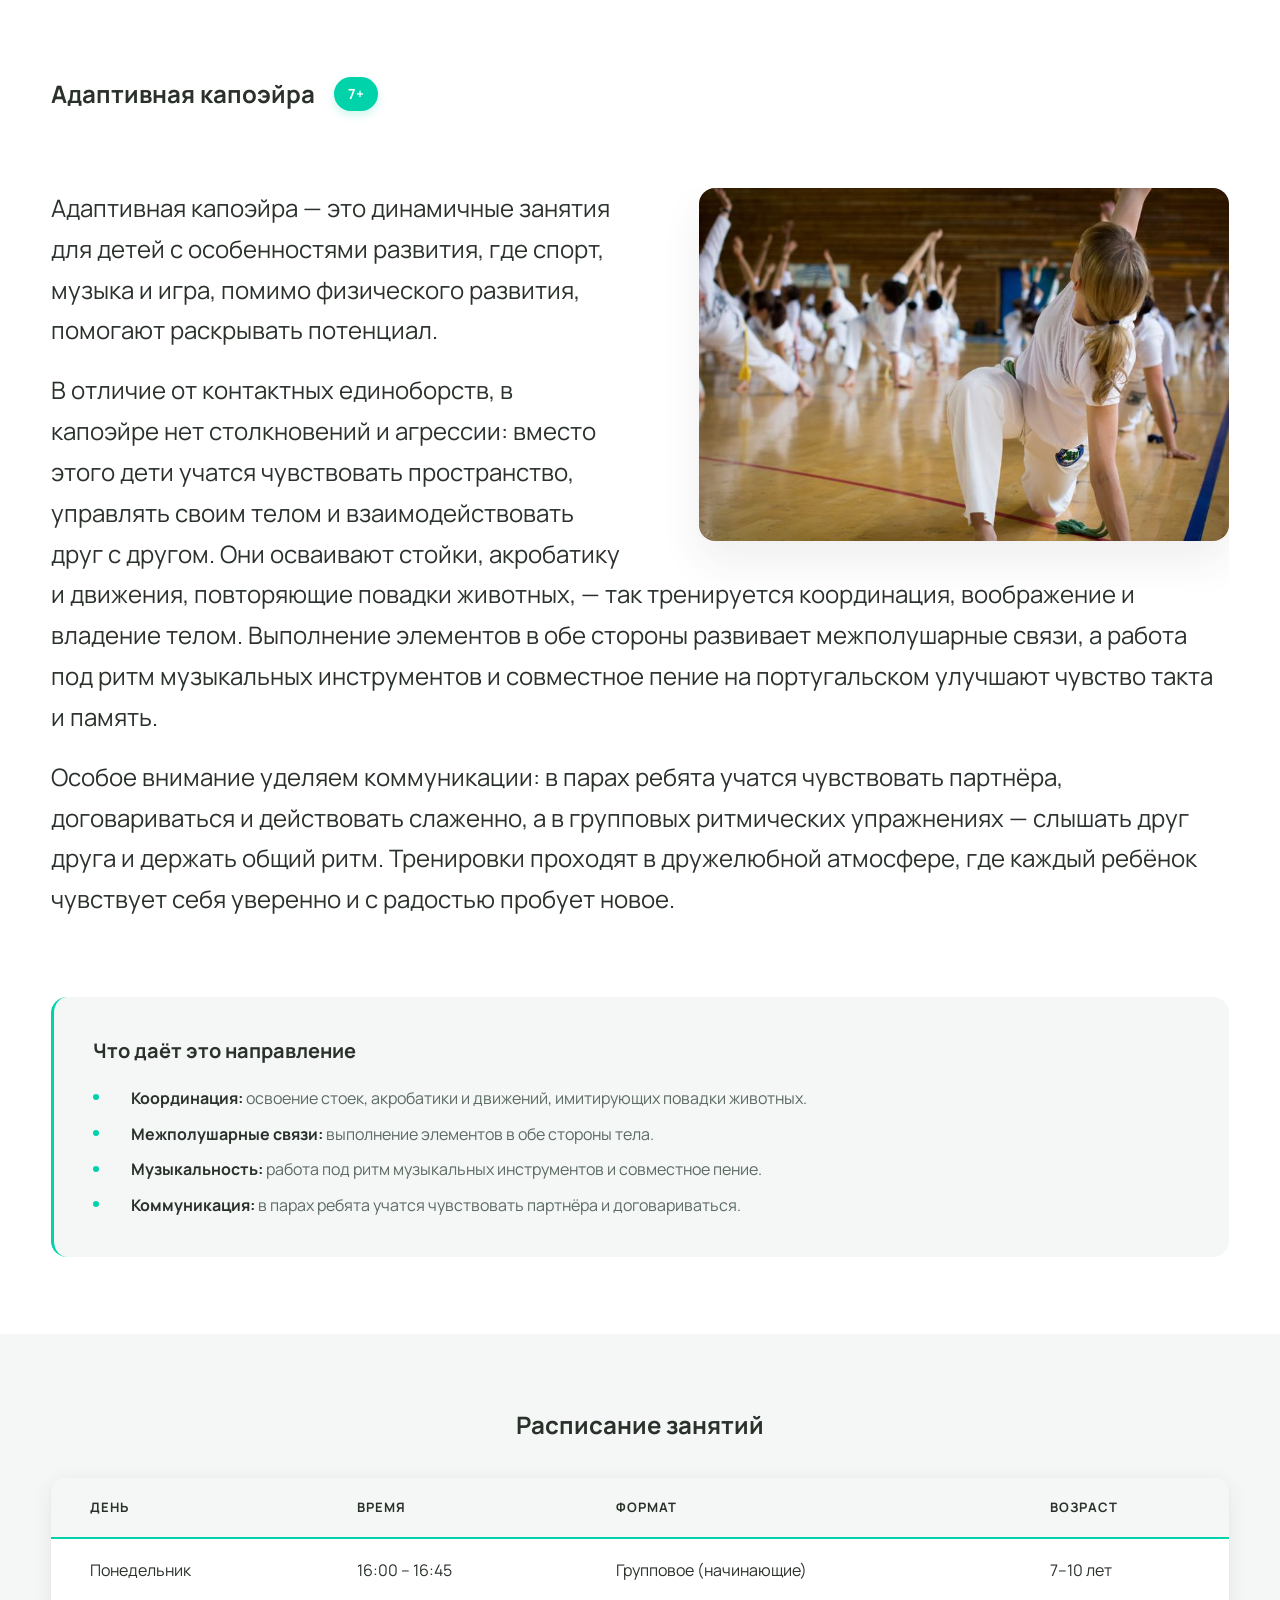
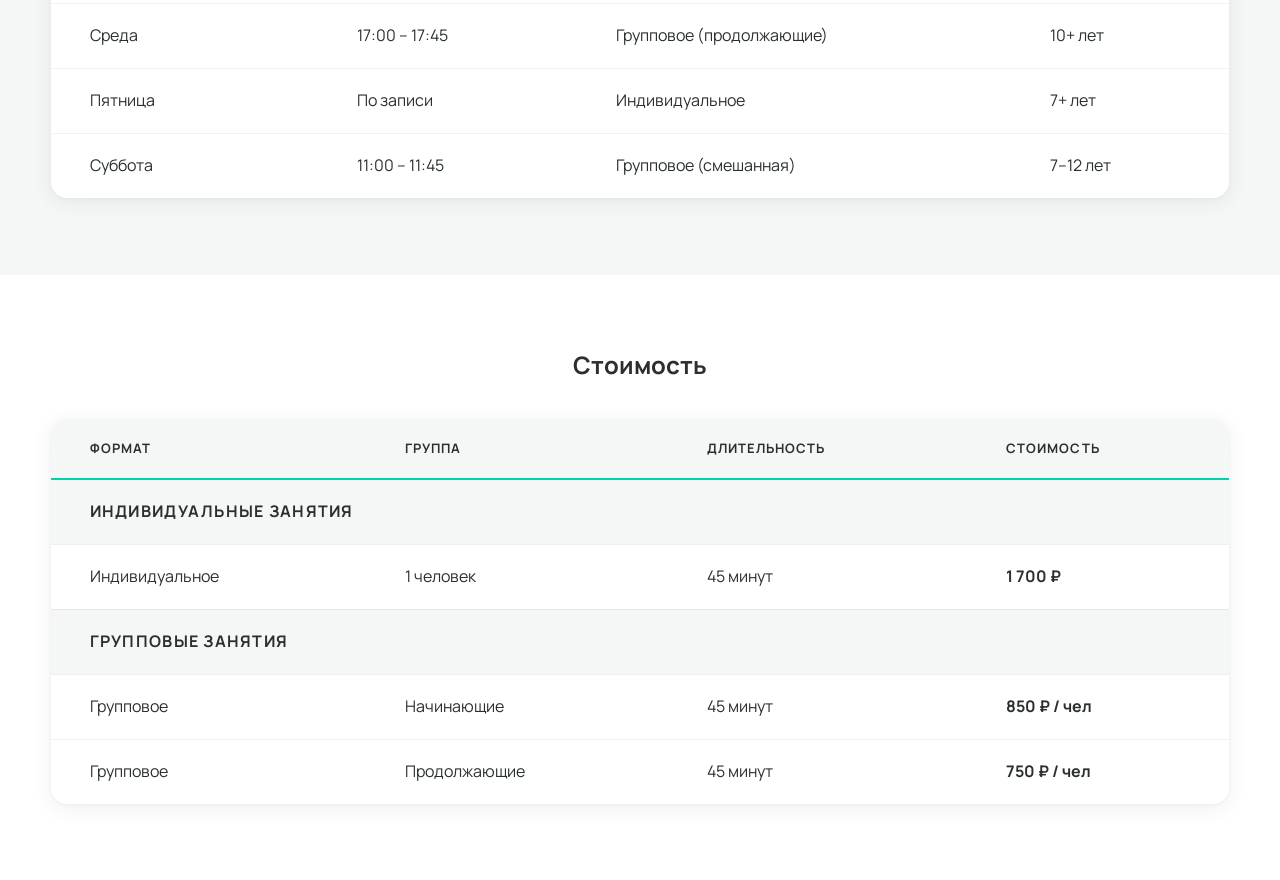
<file: index.html>
<!DOCTYPE html>
<html lang="en">
<head>
    <meta charset="UTF-8">
    <meta name="viewport" content="width=device-width, initial-scale=1.0">
    <title>Адаптивная капоэйра</title>
    <link rel="stylesheet" href="style1.css"/>
</head>
<body>
 <!-- БЛОК 1: ОПИСАНИЕ -->
<section class="srv-description">
    <div class="container">
        <!-- Заголовок с возрастной плашкой -->
        <div class="srv-title-wrapper">
            <h1 class="section-title srv-title">Адаптивная капоэйра</h1>
            <span class="srv-age-badge">7+</span>
        </div>

        <!-- Текст обтекает фото -->
        <div class="srv-desc-content">
            <div class="srv-desc-image">
                <img src="fotos/20.jpg" alt="Адаптивная капоэйра">
            </div>
            <div class="srv-desc-text">
                <p>Адаптивная капоэйра — это динамичные занятия для детей с особенностями развития, где спорт, музыка и игра, помимо физического развития, помогают раскрывать потенциал.</p>
                <p>В отличие от контактных единоборств, в капоэйре нет столкновений и агрессии: вместо этого дети учатся чувствовать пространство, управлять своим телом и взаимодействовать друг с другом. Они осваивают стойки, акробатику и движения, повторяющие повадки животных, — так тренируется координация, воображение и владение телом. Выполнение элементов в обе стороны развивает межполушарные связи, а работа под ритм музыкальных инструментов и совместное пение на португальском улучшают чувство такта и память.</p>
                <p>Особое внимание уделяем коммуникации: в парах ребята учатся чувствовать партнёра, договариваться и действовать слаженно, а в групповых ритмических упражнениях — слышать друг друга и держать общий ритм. Тренировки проходят в дружелюбной атмосфере, где каждый ребёнок чувствует себя уверенно и с радостью пробует новое.</p>
            </div>
        </div>

        <!-- Блок "Что даёт" -->
        <div class="srv-benefits">
            <h2 class="srv-benefits-title">Что даёт это направление</h2>
            <ul class="srv-benefits-list">
                <li><strong>Координация:</strong> освоение стоек, акробатики и движений, имитирующих повадки животных.</li>
                <li><strong>Межполушарные связи:</strong> выполнение элементов в обе стороны тела.</li>
                <li><strong>Музыкальность:</strong> работа под ритм музыкальных инструментов и совместное пение.</li>
                <li><strong>Коммуникация:</strong> в парах ребята учатся чувствовать партнёра и договариваться.</li>
            </ul>
        </div>
    </div>
</section>

<!-- БЛОК 2: РАСПИСАНИЕ (Фон: альтернативный --color-bg-alt, но очень светлый) -->
<section class="srv-schedule">
    <div class="container">
        <h2 class="section-title srv-title">Расписание занятий</h2>
        <div class="srv-table-wrapper">
            <table class="srv-table">
                <thead>
                    <tr>
                        <th>День</th>
                        <th>Время</th>
                        <th>Формат</th>
                        <th>Возраст</th>
                    </tr>
                </thead>
                <tbody>
                    <tr>
                        <td data-label="День">Понедельник</td>
                        <td data-label="Время">16:00 – 16:45</td>
                        <td data-label="Формат">Групповое (начинающие)</td>
                        <td data-label="Возраст">7–10 лет</td>
                    </tr>
                    <tr>
                        <td data-label="День">Среда</td>
                        <td data-label="Время">17:00 – 17:45</td>
                        <td data-label="Формат">Групповое (продолжающие)</td>
                        <td data-label="Возраст">10+ лет</td>
                    </tr>
                    <tr>
                        <td data-label="День">Пятница</td>
                        <td data-label="Время">По записи</td>
                        <td data-label="Формат">Индивидуальное</td>
                        <td data-label="Возраст">7+ лет</td>
                    </tr>
                    <tr>
                        <td data-label="День">Суббота</td>
                        <td data-label="Время">11:00 – 11:45</td>
                        <td data-label="Формат">Групповое (смешанная)</td>
                        <td data-label="Возраст">7–12 лет</td>
                    </tr>
                </tbody>
            </table>
        </div>
    </div>
</section>

<!-- БЛОК 3: СТОИМОСТЬ (Фон: основной --color-bg) -->
<section class="srv-pricing">
    <div class="container">
        <h2 class="section-title srv-title">Стоимость</h2>
        <div class="srv-table-wrapper">
            <table class="srv-table">
                <thead>
                    <tr>
                        <th>Формат</th>
                        <th>Группа</th>
                        <th>Длительность</th>
                        <th>Стоимость</th>
                    </tr>
                </thead>
                <tbody>
                    <!-- Разделитель: Индивидуальные -->
                    <tr class="srv-table-divider">
                        <td colspan="4">Индивидуальные занятия</td>
                    </tr>
                    <tr>
                        <td data-label="Формат">Индивидуальное</td>
                        <td data-label="Группа">1 человек</td>
                        <td data-label="Длительность">45 минут</td>
                        <td data-label="Стоимость" class="srv-price-cell">1 700 ₽</td>
                    </tr>

                    <!-- Разделитель: Групповые -->
                    <tr class="srv-table-divider">
                        <td colspan="4">Групповые занятия</td>
                    </tr>
                    <tr>
                        <td data-label="Формат">Групповое</td>
                        <td data-label="Группа">Начинающие</td>
                        <td data-label="Длительность">45 минут</td>
                        <td data-label="Стоимость" class="srv-price-cell">850 ₽ / чел</td>
                    </tr>
                    <tr>
                        <td data-label="Формат">Групповое</td>
                        <td data-label="Группа">Продолжающие</td>
                        <td data-label="Длительность">45 минут</td>
                        <td data-label="Стоимость" class="srv-price-cell">750 ₽ / чел</td>
                    </tr>
                </tbody>
            </table>
        </div>
    </div>
</section>
</body>
</html>
</file>
<file: style1.css>
/* =========================================
   1. ПОДКЛЮЧЕНИЕ ШРИФТА
   ========================================= */
@font-face {
    font-family: 'Manrope';
    src: url('fonts/Manrope-VariableFont_wght.ttf') format('truetype');
    font-weight: 200 800;
    font-style: normal;
    font-display: swap;
}

/* =========================================
   2. ДИЗАЙН-СИСТЕМА
   ========================================= */
:root {
    /* ЦВЕТА */
    --color-primary: #2a312b;
    --color-secondary: #5c6b63;
    --color-accent: #00d2aa;
    --color-accent-hover: #00b894;

    --color-bg: #ffffff;
    --color-bg-alt: #f4f7f6;
    --color-bg-dark: #142023;

    /* ШРИФТЫ — плавно уменьшаются на узких экранах */
    --font-primary: 'Manrope', sans-serif;
    --font-size-base: clamp(14px, 1.2vw + 10px, 16px);
    --font-size-lg:   clamp(16px, 1.5vw + 12px, 24px);
    --font-size-big:  clamp(24px, 4vw + 10px, 56px);
    --font-weight-normal: 400;
    --font-weight-bold: 700;

    /* ОТСТУПЫ — тоже плавно */
    --spacing-sm: clamp(8px, 1vw, 10px);
    --spacing-md: clamp(14px, 1.5vw, 20px);
    --spacing-lg: clamp(24px, 3vw, 40px);
    --spacing-xl: clamp(40px, 6vw, 80px);

    /* ШАПКА */
    --header-height: clamp(70px, 8vw, 100px);

    /* ЭЛЕМЕНТЫ ШАПКИ */
    --logo-size:   clamp(44px, 6vw, 60px);
    --burger-size: clamp(36px, 5vw, 40px);
    --line-width:  clamp(24px, 3vw, 30px);
}

/* =========================================
   3. СБРОС
   ========================================= */
* {
    margin: 0;
    padding: 0;
    box-sizing: border-box;
}

img {
    max-width: 100%;
    height: auto;
    display: block;
}

/* =========================================
   4. БАЗОВЫЕ СТИЛИ
   ========================================= */
body {
    font-family: var(--font-primary);
    font-size: var(--font-size-base);
    font-weight: var(--font-weight-normal);
    color: var(--color-primary);
    background-color: var(--color-bg);
    line-height: 1.6;
}

.container {
    max-width: 100%;                          /* без жёсткого ограничения */
    width: 100%;
    margin: 0 auto;
    padding: 0 clamp(16px, 4vw, 80px);        /* отступы от краёв: 16–80px */
}

/* Добавляем flex только для шапки, чтобы выровнять лого и бургер */
.site-header .container {
    height: 100%;
    display: flex;
    align-items: center;
}

/* Добавляем flex для Hero, чтобы выровнять текст по центру экрана */
.hero .container {
    height: 100%;
    display: flex;
    flex-direction: column;
    align-items: center;
    justify-content: center;
}

/* =========================================
   5. ШАПКА
   ========================================= */
.site-header {
    position: absolute;
    top: 0;
    left: 0;
    width: 100%;
    height: var(--header-height);
    z-index: 100;
    background: linear-gradient(to bottom, rgba(20, 32, 35, 0.9) 0%, rgba(20, 32, 35, 0) 100%);
}

.header-inner {
    display: flex;
    justify-content: space-between;
    align-items: center;
    width: 100%;
}

.logo {
    display: flex;
    align-items: center;
    flex-shrink: 0;
}

.logo img {
    width: var(--logo-size);
    height: var(--logo-size);
    flex-shrink: 0;
}

/* =========================================
   6. ВЫДВИЖНОЕ МЕНЮ
   ========================================= */

.menu-toggle {
    display: none;
}

/* Бургер */
.burger {
    display: flex;
    align-items: center;
    justify-content: center;
    width: var(--burger-size);
    height: var(--burger-size);
    cursor: pointer;
    z-index: 100;
    position: relative;
    flex-shrink: 0;
    transition: opacity 0.2s ease;
}

.icon-open {
    display: flex;
    flex-direction: column;
    gap: 6px;
}

.line {
    display: block;
    width: var(--line-width);
    height: 2px;
    background-color: #ffffff;
    border-radius: 2px;
    transition: all 0.3s ease;
}

/* Крестик — цвет как у кнопки */
.close-menu {
    position: absolute;
    top: var(--spacing-md);
    right: var(--spacing-md);
    font-size: clamp(24px, 3vw, 32px);
    line-height: 1;
    color: var(--color-accent);
    cursor: pointer;
    z-index: 110;
    transition: color 0.3s ease;
}

.close-menu:hover {
    color: var(--color-accent-hover);
}

/* Меню */
.nav-menu {
    position: fixed;
    top: 0;
    left: 0;
    width: 50%;
    height: 100vh;
    background-color: var(--color-bg);
    box-shadow: 5px 0 20px rgba(0, 0, 0, 0.1);
    transform: translateX(-100%);
    transition: transform 0.4s cubic-bezier(0.4, 0, 0.2, 1);
    display: flex;
    flex-direction: column;
    justify-content: flex-start;
    padding: 30px var(--spacing-lg) 10px var(--spacing-lg);
    z-index: 101;
    overflow-y: auto;
}

.nav-menu ul {
    list-style: none;
}

.nav-menu li {
    margin: var(--spacing-md) 0;
    opacity: 0;
    transform: translateY(20px);
    transition: all 0.3s ease;
}

.nav-menu li > a {
    text-decoration: none;
    color: var(--color-primary);
    font-size: var(--font-size-base);
    font-weight: var(--font-weight-bold);
    display: inline-block;
    transition: transform 0.3s ease, color 0.3s ease;
}

.nav-menu li > a:hover {
    color: var(--color-accent);
    transform: translateX(10px);
}
/* Первый и последний пункт без отступа */
.nav-menu li:first-child {
    margin-top: 0;
}

.nav-menu li:last-child {
    margin-bottom: 0;
}
/* Меню открыто */
#menu-toggle:checked ~ .nav-menu {
    transform: translateX(0);
}

#menu-toggle:checked ~ .nav-menu li {
    opacity: 1;
    transform: translateY(0);
}

#menu-toggle:checked ~ .nav-menu li:nth-child(1)  { transition-delay: 0.10s; }
#menu-toggle:checked ~ .nav-menu li:nth-child(2)  { transition-delay: 0.15s; }
#menu-toggle:checked ~ .nav-menu li:nth-child(3)  { transition-delay: 0.20s; }
#menu-toggle:checked ~ .nav-menu li:nth-child(4)  { transition-delay: 0.25s; }
#menu-toggle:checked ~ .nav-menu li:nth-child(5)  { transition-delay: 0.30s; }
#menu-toggle:checked ~ .nav-menu li:nth-child(6)  { transition-delay: 0.35s; }
#menu-toggle:checked ~ .nav-menu li:nth-child(7)  { transition-delay: 0.40s; }
#menu-toggle:checked ~ .nav-menu li:nth-child(8)  { transition-delay: 0.45s; }
#menu-toggle:checked ~ .nav-menu li:nth-child(9)  { transition-delay: 0.50s; }
#menu-toggle:checked ~ .nav-menu li:nth-child(10) { transition-delay: 0.55s; }
#menu-toggle:checked ~ .nav-menu li:nth-child(11) { transition-delay: 0.60s; }

/* Скрываем бургер, когда меню открыто */
#menu-toggle:checked ~ .container .burger {
    opacity: 0;
    pointer-events: none;
}
/* =========================================
   КОНТАКТЫ ВНУТРИ МОБИЛЬНОГО МЕНЮ
   ========================================= */
.nav-menu-contacts {
    margin-top: var(--spacing-md);
    padding-top: var(--spacing-sm);
    border-top: 1px solid rgba(42, 49, 43, 0.1);
    text-align: center;
}

.nav-menu-address {
    font-size: var(--font-size-base);
    color: var(--color-secondary);
    margin-bottom: var(--spacing-md);
    line-height: 1.5;
}

.nav-menu-socials {
    display: flex;
    justify-content: center;
    gap: var(--spacing-lg);
}

.nav-menu-social-link {
    display: flex;
    align-items: center;
    justify-content: center;
    transition: transform 0.3s ease;
}

/* Лёгкое увеличение — 1px за счёт scale */
.nav-menu-social-link:hover {
    transform: scale(1.1);
}

.nav-menu-social-link .icon-filled {
    fill: var(--color-accent);
    width: 24px;
    height: 24px;
    transition: fill 0.3s ease;
}

.nav-menu-social-link .icon-max {
    width: 24px;
    height: 24px;
    color: var(--color-accent);
    transition: color 0.3s ease;
}

.nav-menu-social-link:hover .icon-max {
    color: var(--color-accent-hover);
}

.nav-menu-social-link:hover .icon-filled {
    fill: var(--color-accent-hover);
}
/* =========================================
   СТРАНИЦА НАПРАВЛЕНИЯ (style1.css)
   Полный файл стилей для 3 блоков
   Все классы с префиксом srv- (service)
   ========================================= */

/* =========================================
   ЗАГОЛОВОК С ПЛАШКОЙ ВОЗРАСТА
   ========================================= */
.srv-title-wrapper {
    display: flex;
    align-items: center;
    flex-wrap: wrap;
    gap: var(--spacing-md);
    margin-bottom: var(--spacing-xl);
}

.srv-title {
    text-align: left;
    margin: 0;
    max-width: none;
    line-height: 1.2;
}

.srv-age-badge {
    background-color: var(--color-accent);
    color: #ffffff;
    font-size: 14px;
    font-weight: var(--font-weight-bold);
    padding: 6px 14px;
    border-radius: 20px;
    letter-spacing: 0.02em;
    box-shadow: 0 4px 10px rgba(0, 210, 170, 0.2);
    white-space: nowrap;
}

/* Центрирование заголовков для Расписания и Стоимости */
.srv-schedule .srv-title,
.srv-pricing .srv-title {
    text-align: center;
    margin-bottom: var(--spacing-lg);
}

/* =========================================
   БЛОК 1: ОПИСАНИЕ
   Фон: основной (--color-bg)
   ========================================= */
.srv-description {
    padding: var(--spacing-xl) 0;
    background-color: var(--color-bg);
}

.srv-desc-content {
    margin-bottom: var(--spacing-xl);
    overflow: hidden; /* clearfix для float */
}

.srv-desc-image {
    float: right;
    width: 45%;
    margin-left: var(--spacing-xl);
    margin-bottom: var(--spacing-md);
    border-radius: 16px;
    overflow: hidden;
    box-shadow: 0 20px 40px rgba(42, 49, 43, 0.08);
}

.srv-desc-image img {
    width: 100%;
    height: auto;
    object-fit: cover;
    display: block;
    transition: transform 0.6s cubic-bezier(0.25, 0.46, 0.45, 0.94);
}

.srv-desc-image:hover img {
    transform: scale(1.03);
}

.srv-desc-text {
    font-size: var(--font-size-lg);
    color: var(--color-primary);
    line-height: 1.7;
}

.srv-desc-text p {
    margin-bottom: var(--spacing-md);
}

.srv-desc-text p:last-child {
    margin-bottom: 0;
}

.srv-benefits {
    background-color: var(--color-bg-alt);
    padding: var(--spacing-lg);
    border-radius: 16px;
    border-left: 3px solid var(--color-accent);
    margin-top: var(--spacing-lg);
    clear: both; /* Чтобы блок "Что даёт" не обтекал фото, а был ниже */
}

.srv-benefits-title {
    font-size: 20px;
    font-weight: var(--font-weight-bold);
    color: var(--color-primary);
    margin-bottom: var(--spacing-md);
}

.srv-benefits-list {
    list-style: none;
    padding: 0;
    margin: 0;
    display: flex;
    flex-direction: column;
    gap: var(--spacing-sm);
}

.srv-benefits-list li {
    position: relative;
    padding-left: var(--spacing-lg);
    font-size: var(--font-size-base);
    color: var(--color-secondary);
    line-height: 1.6;
}

.srv-benefits-list li::before {
    content: '';
    position: absolute;
    left: 0;
    top: 0.7em;
    width: 6px;
    height: 6px;
    border-radius: 50%;
    background-color: var(--color-accent);
    transform: translateY(-50%);
}

.srv-benefits-list li strong {
    color: var(--color-primary);
    font-weight: var(--font-weight-bold);
}

/* =========================================
   БЛОК 2: РАСПИСАНИЕ
   Фон: альтернативный (--color-bg-alt)
   ========================================= */
.srv-schedule {
    padding: var(--spacing-xl) 0;
    background-color: var(--color-bg-alt);
}

/* =========================================
   БЛОК 3: СТОИМОСТЬ
   Фон: основной (--color-bg)
   ========================================= */
.srv-pricing {
    padding: var(--spacing-xl) 0;
    background-color: var(--color-bg);
}

/* =========================================
   МИНИМАЛИСТИЧНЫЕ ТАБЛИЦЫ (Общие стили)
   ========================================= */
.srv-table-wrapper {
    overflow-x: auto;
    border-radius: 16px;
    background-color: var(--color-bg);
    box-shadow: 0 4px 20px rgba(42, 49, 43, 0.08), 0 1px 3px rgba(42, 49, 43, 0.04);
}

.srv-table {
    width: 100%;
    border-collapse: collapse;
    text-align: left;
}

/* Выделенная шапка таблицы */
.srv-table thead {
    background-color: var(--color-bg-alt);
    border-bottom: 2px solid var(--color-accent);
}

.srv-table thead th {
    padding: var(--spacing-md) var(--spacing-lg);
    font-size: 13px;
    font-weight: var(--font-weight-bold);
    color: var(--color-primary);
    text-transform: uppercase;
    letter-spacing: 0.08em;
    text-align: left;
}

.srv-table tbody tr {
    border-bottom: 1px solid rgba(42, 49, 43, 0.06);
    transition: background-color 0.2s ease;
}

.srv-table tbody tr:last-child {
    border-bottom: none;
}

/* Лёгкий мятный оттенок при наведении */
.srv-table tbody tr:hover {
    background-color: rgba(0, 210, 170, 0.03);
}

.srv-table tbody td {
    padding: var(--spacing-md) var(--spacing-lg);
    font-size: var(--font-size-base);
    color: var(--color-primary);
    vertical-align: middle;
}

/* Ячейка стоимости выделена */
.srv-price-cell {
    font-weight: var(--font-weight-bold);
    color: var(--color-accent);
    font-size: 15px;
}

/* Разделители в таблице */
.srv-table-divider td {
    background-color: var(--color-bg-alt);
    color: var(--color-primary);
    font-weight: var(--font-weight-bold);
    font-size: 13px;
    text-transform: uppercase;
    letter-spacing: 0.08em;
    padding: var(--spacing-sm) var(--spacing-lg);
    border-top: 1px solid rgba(42, 49, 43, 0.08);
    border-bottom: 1px solid rgba(42, 49, 43, 0.08);
}

/* Подписи скрыты на десктопе */
.srv-cell-label {
    display: none;
}

/* =========================================
   АДАПТИВНОСТЬ
   ========================================= */

/* Планшеты (≤ 992px) */
@media (max-width: 992px) {
    .srv-desc-image {
        float: none;
        width: 100%;
        margin-left: 0;
        margin-bottom: var(--spacing-lg);
    }
}

/* Мобильные (≤ 768px) */
@media (max-width: 768px) {
    .srv-description,
    .srv-schedule,
    .srv-pricing {
        padding: var(--spacing-lg) 0;
    }

    /* Заголовок на мобильном */
    .srv-title-wrapper {
        flex-direction: column;
        align-items: flex-start;
        gap: var(--spacing-sm);
        margin-bottom: var(--spacing-lg);
    }
    
    .srv-title {
        font-size: clamp(24px, 6vw, 32px);
    }
    
    .srv-age-badge {
        font-size: 13px;
        padding: 4px 12px;
    }

    .srv-desc-text {
        font-size: var(--font-size-base);
    }

    .srv-benefits {
        padding: var(--spacing-md);
    }

    /* Таблицы превращаются в карточки */
    .srv-table-wrapper {
        background-color: transparent;
        box-shadow: none;
    }

    .srv-table thead {
        display: none;
    }

    .srv-table,
    .srv-table tbody,
    .srv-table tr,
    .srv-table td {
        display: block;
        width: 100%;
    }

    .srv-table tbody tr {
        margin-bottom: var(--spacing-md);
        padding: var(--spacing-md);
        border-radius: 12px;
        background-color: var(--color-bg);
        border: 1px solid rgba(42, 49, 43, 0.06);
        box-shadow: 0 2px 8px rgba(0, 0, 0, 0.02);
    }

    .srv-table tbody tr:hover {
        background-color: var(--color-bg);
        box-shadow: 0 4px 12px rgba(0, 0, 0, 0.04);
    }

    .srv-table tbody td {
        display: flex;
        justify-content: space-between;
        align-items: center;
        padding: 8px 0;
        border-bottom: 1px solid rgba(42, 49, 43, 0.06);
        text-align: right;
    }

    .srv-table tbody td:last-child {
        border-bottom: none;
    }

    /* Подписи слева в карточках */
    .srv-cell-label {
        display: inline-block;
        font-weight: var(--font-weight-bold);
        color: var(--color-secondary);
        font-size: 13px;
        text-transform: uppercase;
        letter-spacing: 0.02em;
        margin-right: var(--spacing-md);
    }

    .srv-price-cell {
        color: var(--color-accent);
        font-size: 16px;
    }

    /* Разделители на мобильных */
    .srv-table tbody tr.srv-table-divider {
        background-color: transparent;
        border: none;
        box-shadow: none;
        padding: var(--spacing-sm) 0;
        margin-bottom: var(--spacing-sm);
    }

    .srv-table-divider td {
        background-color: transparent;
        color: var(--color-accent);
        font-size: 14px;
        padding: 0;
        border: none;
        text-align: left;
    }
}

/* Маленькие мобильные (≤ 480px) */
@media (max-width: 480px) {
    .srv-benefits-list li {
        padding-left: var(--spacing-md);
    }

    .srv-table tbody tr {
        padding: var(--spacing-sm);
    }
}
</file>
